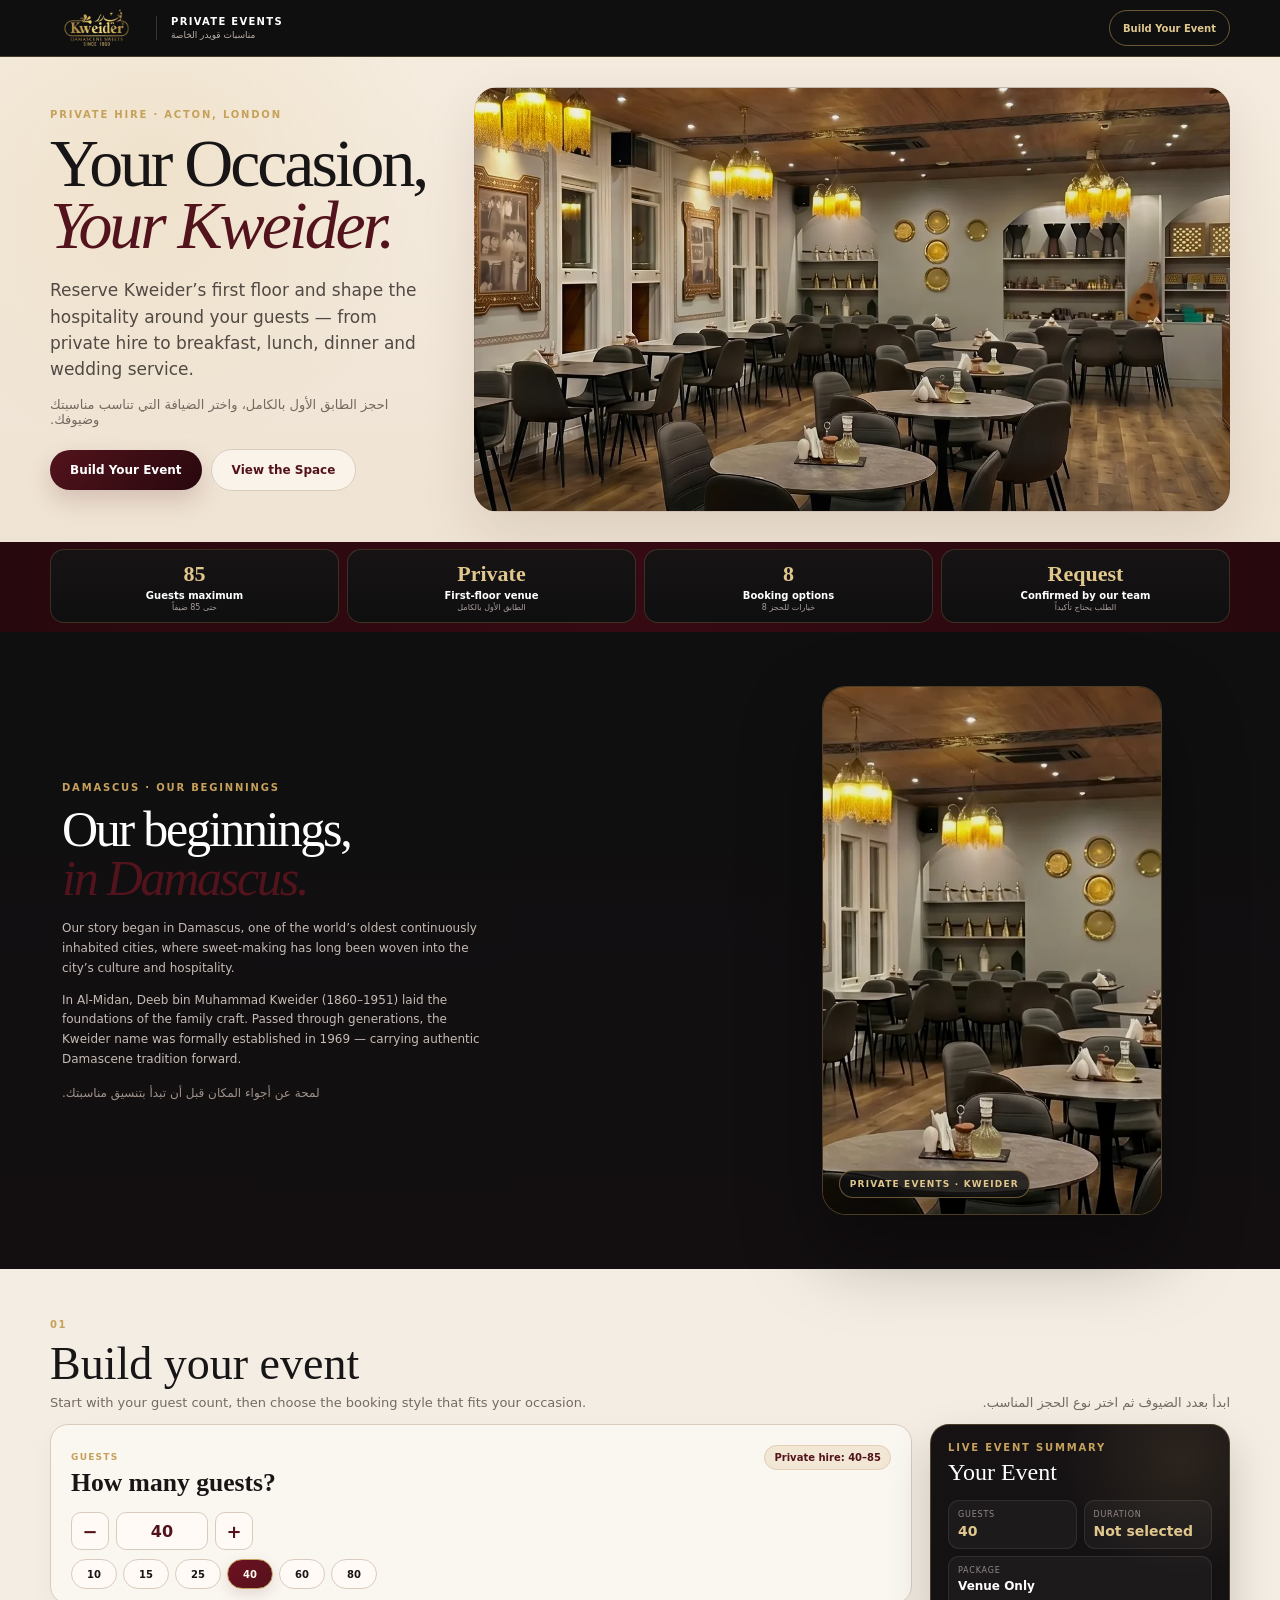
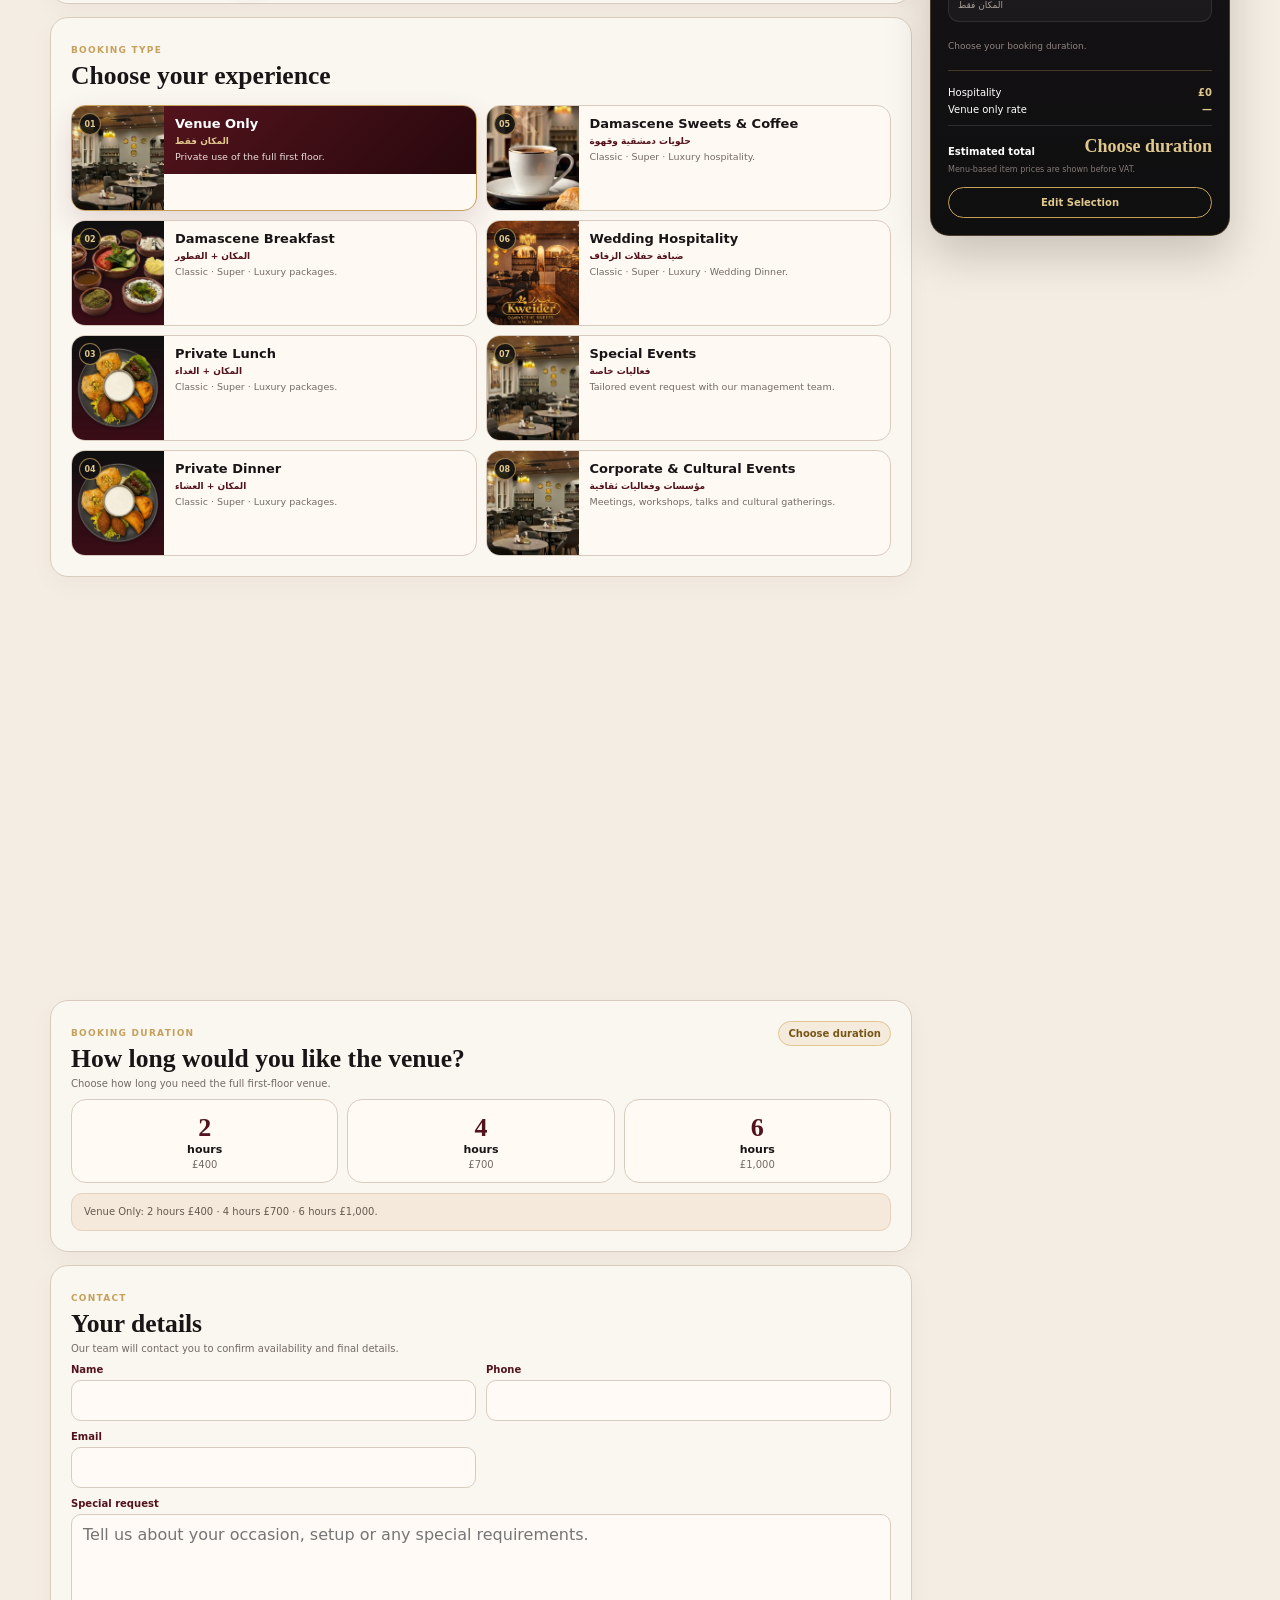
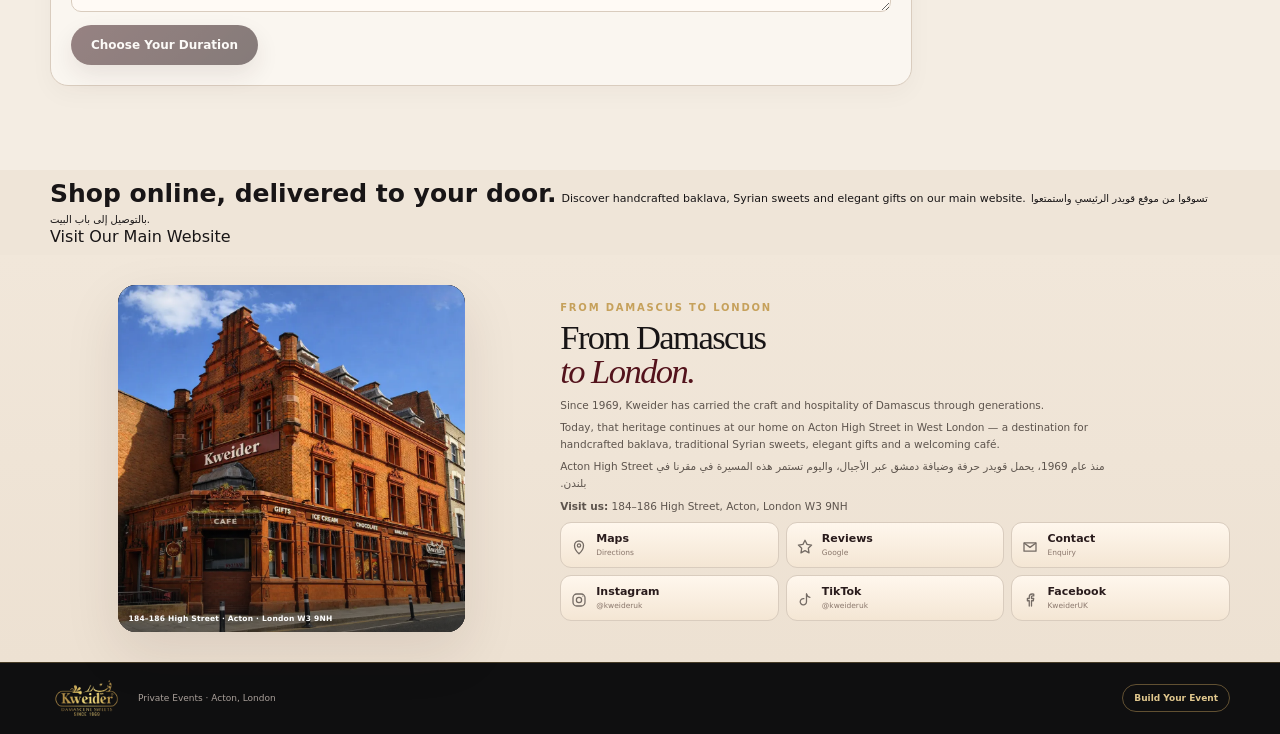
<file: index.html>
<!doctype html>
<html lang="en" dir="ltr">
<head>
  <meta charset="utf-8">
  <meta name="viewport" content="width=device-width,initial-scale=1,viewport-fit=cover">
  <title>Private Events at Kweider | Acton, London</title>
  <meta name="description" content="Request private hire of Kweider's first floor in Acton for up to 85 guests. Build breakfast, lunch, dinner, wedding hospitality or a tailored private event.">
  <link rel="preconnect" href="https://menu.kweidersweets.co.uk">
  <link rel="stylesheet" href="styles.css">
</head>
<body>
  <header class="topbar">
    <div class="topbar-inner wrap">
      <a class="brand-lockup" href="https://kweidersweets.co.uk" aria-label="Visit Kweider Sweets main website">
        <img src="images/kweider-logo-2026.png" alt="Kweider Damascene Sweets">
      </a>
      <div class="topbar-copy">
        <span>Private Events</span>
        <small>مناسبات قويدر الخاصة</small>
      </div>
      <a class="header-cta" href="#builder">Build Your Event</a>
    </div>
  </header>

  <main id="top">
    <section class="hero">
      <div class="wrap hero-grid">
        <div class="hero-copy cinematic-enter">
          <div class="eyebrow">PRIVATE HIRE · ACTON, LONDON</div>
          <h1>Your Occasion,<br><em>Your Kweider.</em></h1>
          <p class="lead">Reserve Kweider’s first floor and shape the hospitality around your guests — from private hire to breakfast, lunch, dinner and wedding service.</p>
          <p class="ar-line">احجز الطابق الأول بالكامل، واختر الضيافة التي تناسب مناسبتك وضيوفك.</p>
          <div class="hero-actions">
            <button class="primary-btn" data-scroll="#builder">Build Your Event</button>
            <button class="ghost-btn" data-scroll="#experience-film">View the Space</button>
          </div>
        </div>
        <div class="hero-image cinematic-enter delay-1" role="img" aria-label="Kweider first-floor private venue"></div>
      </div>
    </section>

    <section class="facts">
      <div class="wrap facts-grid">
        <article class="reveal"><strong>85</strong><span>Guests maximum</span><small>حتى 85 ضيفاً</small></article>
        <article class="reveal"><strong>Private</strong><span>First-floor venue</span><small>الطابق الأول بالكامل</small></article>
        <article class="reveal"><strong>8</strong><span>Booking options</span><small>8 خيارات للحجز</small></article>
        <article class="reveal"><strong>Request</strong><span>Confirmed by our team</span><small>الطلب يحتاج تأكيداً</small></article>
      </div>
    </section>

    <section class="experience-film reveal" id="experience-film">
      <div class="wrap film-grid">
        <div class="film-copy">
          <span class="section-kicker">DAMASCUS · OUR BEGINNINGS</span>
          <h2>Our beginnings,<br><em>in Damascus.</em></h2>
          <p>Our story began in Damascus, one of the world’s oldest continuously inhabited cities, where sweet-making has long been woven into the city’s culture and hospitality.</p>
          <p>In Al-Midan, Deeb bin Muhammad Kweider (1860–1951) laid the foundations of the family craft. Passed through generations, the Kweider name was formally established in 1969 — carrying authentic Damascene tradition forward.</p>
          <p class="film-ar">لمحة عن أجواء المكان قبل أن تبدأ بتنسيق مناسبتك.</p>
        </div>
        <div class="film-frame">
          <video autoplay muted loop playsinline preload="metadata" poster="images/venue-hero.webp">
            <source src="media/venue-preview.mp4" type="video/mp4">
          </video>
          <div class="film-badge">PRIVATE EVENTS · KWEIDER</div>
        </div>
      </div>
    </section>

    <section id="builder" class="builder-section">
      <div class="wrap">
        <div class="section-head reveal">
          <div>
            <span class="step-mark">01</span>
            <h2>Build your event</h2>
            <p>Start with your guest count, then choose the booking style that fits your occasion.</p>
          </div>
          <p class="section-ar">ابدأ بعدد الضيوف ثم اختر نوع الحجز المناسب.</p>
        </div>

        <div class="builder-layout">
          <div class="builder-main">

            <section class="panel guest-panel reveal">
              <div class="panel-title">
                <div><small>GUESTS</small><h3>How many guests?</h3></div>
                <span class="limit-pill">Private hire: 40–85</span>
              </div>

              <div class="guest-control">
                <button type="button" id="guestMinus" aria-label="Decrease guests">−</button>
                <input id="guestCount" type="text" value="40" inputmode="numeric" pattern="[0-9]*" lang="en" dir="ltr" autocomplete="off">
                <button type="button" id="guestPlus" aria-label="Increase guests">+</button>
              </div>

              <div class="quick-guests six compact-guest-chips" aria-label="Quick guest count">
                <button data-guests="10">10</button>
                <button data-guests="15">15</button>
                <button data-guests="25">25</button>
                <button data-guests="40">40</button>
                <button data-guests="60">60</button>
                <button data-guests="80">80</button>
              </div>

              <div class="table-booking-notice" id="tableBookingNotice" hidden aria-hidden="true">
                <div>
                  <strong>For fewer than 40 guests, table booking is the better option.</strong>
                  <span>لأقل من 40 ضيفاً، ننصح بحجز الطاولات بدل حجز الطابق بالكامل.</span>
                </div>
                <a href="https://kweidersweets.co.uk/pages/book-a-table" target="_blank" rel="noopener">Book a Table</a>
              </div>
            </section>

            <section class="panel reveal" id="packagePanel">
              <div class="panel-title">
                <div><small>BOOKING TYPE</small><h3>Choose your experience</h3></div>
              </div>

              <div class="package-grid eight package-grid-final" id="packageGrid">
                <button class="package-card area-venue is-selected" data-package="venue-only">
                  <img src="images/venue-only.webp" alt="">
                  <span class="package-number">01</span>
                  <div><strong>Venue Only</strong><small>المكان فقط</small><p>Private use of the full first floor.</p></div>
                </button>

                <button class="package-card area-breakfast" data-package="breakfast">
                  <img src="images/breakfast.webp" alt="">
                  <span class="package-number">02</span>
                  <div><strong>Damascene Breakfast</strong><small>المكان + الفطور</small><p>Classic · Super · Luxury packages.</p></div>
                </button>

                <button class="package-card area-lunch" data-package="lunch">
                  <img src="images/lunch.webp" alt="">
                  <span class="package-number">03</span>
                  <div><strong>Private Lunch</strong><small>المكان + الغداء</small><p>Classic · Super · Luxury packages.</p></div>
                </button>

                <button class="package-card area-dinner" data-package="dinner">
                  <img src="images/dinner.webp" alt="">
                  <span class="package-number">04</span>
                  <div><strong>Private Dinner</strong><small>المكان + العشاء</small><p>Classic · Super · Luxury packages.</p></div>
                </button>

                <button class="package-card area-sweets" data-package="sweets-coffee">
                  <img src="images/sweets-drinks.webp" alt="">
                  <span class="package-number">05</span>
                  <div><strong>Damascene Sweets & Coffee</strong><small>حلويات دمشقية وقهوة</small><p>Classic · Super · Luxury hospitality.</p></div>
                </button>

                <button class="package-card area-wedding" data-package="wedding">
                  <img src="images/wedding.webp" alt="">
                  <span class="package-number">06</span>
                  <div><strong>Wedding Hospitality</strong><small>ضيافة حفلات الزفاف</small><p>Classic · Super · Luxury · Wedding Dinner.</p></div>
                </button>

                <button class="package-card area-special" data-package="special-events">
                  <img src="images/venue-hero.webp" alt="">
                  <span class="package-number">07</span>
                  <div><strong>Special Events</strong><small>فعاليات خاصة</small><p>Tailored event request with our management team.</p></div>
                </button>

                <button class="package-card area-cultural" data-package="corporate-cultural">
                  <img src="images/special-events.webp" alt="">
                  <span class="package-number">08</span>
                  <div><strong>Corporate & Cultural Events</strong><small>مؤسسات وفعاليات ثقافية</small><p>Meetings, workshops, talks and cultural gatherings.</p></div>
                </button>
              </div>
            </section>

            <section class="panel selection-panel reveal" id="selectionPanel">
              <div class="panel-title">
                <div><small>PERSONALISE</small><h3 id="selectionTitle">Venue only</h3><p id="selectionIntro">Venue-only hire has a separate policy and rate.</p></div>
              </div>
              <div id="selectionContent" class="selection-content"></div>
            </section>

            <section class="panel schedule-panel reveal" id="schedule">
              <div class="panel-title">
                <div><small>PREFERRED DATE & TIME</small><h3>When would you like to visit?</h3><p>This is a request, not a confirmed booking.</p></div>
              </div>
              <div class="schedule-grid luxury-schedule-grid">
                <div class="field calendar-field">
                  <span>Preferred date</span>
                  <button type="button" class="calendar-trigger" id="calendarTrigger" aria-haspopup="dialog" aria-expanded="false">
                    <span class="calendar-trigger-icon" aria-hidden="true">▦</span>
                    <span id="calendarTriggerText">Choose a date</span>
                    <span class="calendar-trigger-caret" aria-hidden="true">⌄</span>
                  </button>
                  <div class="calendar-popover" id="calendarPopover" hidden>
                    <div class="calendar-header">
                      <button type="button" id="calendarPrev" aria-label="Previous month">‹</button>
                      <strong id="calendarMonthLabel">Month Year</strong>
                      <button type="button" id="calendarNext" aria-label="Next month">›</button>
                    </div>
                    <div class="calendar-weekdays" aria-hidden="true">
                      <span>Mon</span><span>Tue</span><span>Wed</span><span>Thu</span><span>Fri</span><span>Sat</span><span>Sun</span>
                    </div>
                    <div class="calendar-days" id="calendarDays" role="grid" aria-label="Choose preferred date"></div>
                    <div class="calendar-footer">
                      <span id="calendarSelectedText">No date selected</span>
                      <button type="button" id="calendarClear">Clear</button>
                    </div>
                  </div>
                </div>

                <label class="field time-field"><span>Preferred start time</span>
                  <select id="eventTime">
                    <option value="">Choose time</option>
                    <option>11:00</option><option>12:00</option><option>13:00</option><option>14:00</option>
                    <option>15:00</option><option>16:00</option><option>17:00</option><option>18:00</option>
                    <option>19:00</option><option>20:00</option><option>21:00</option><option>22:00</option>
                  </select>
                </label>
              </div>
              <p class="availability-message" id="availabilityMessage"></p>
            </section>

            <section class="panel reveal duration-choice-panel" id="durationPanel">
              <div class="panel-title duration-panel-title">
                <div>
                  <small>BOOKING DURATION</small>
                  <h3>How long would you like the venue?</h3>
                  <p id="durationIntro">Choose the duration yourself so your request is completely clear.</p>
                </div>
                <span class="recommend-pill duration-status-pill" id="recommendedDuration">Choose duration</span>
              </div>

              <div class="duration-grid three" role="group" aria-label="Choose booking duration">
                <button type="button" data-hours="2" class="duration-btn" aria-pressed="false"><strong>2</strong><span>hours</span><small>Included</small></button>
                <button type="button" data-hours="3" class="duration-btn" aria-pressed="false"><strong>3</strong><span>hours</span><small>+ £150</small></button>
                <button type="button" data-hours="4" class="duration-btn" aria-pressed="false"><strong>4</strong><span>hours</span><small>+ £250</small></button>
              </div>

              <div class="rate-note" id="durationNote">The first 2 hours are included. Extra time is added only when you choose it.</div>
            </section>

            <section class="panel contact-panel reveal" id="contact">
              <div class="panel-title">
                <div><small>CONTACT</small><h3>Your details</h3><p>Our team will contact you to confirm availability and final details.</p></div>
              </div>
              <div class="contact-grid">
                <label class="field"><span>Name</span><input id="contactName" autocomplete="name"></label>
                <label class="field"><span>Phone</span><input id="contactPhone" autocomplete="tel"></label>
                <label class="field"><span>Email</span><input id="contactEmail" type="email" autocomplete="email"></label>
                <label class="field full"><span>Special request</span><textarea id="contactNotes" rows="4" placeholder="Tell us about your occasion, setup or any special requirements."></textarea></label>
              </div>
              <button class="primary-btn submit-btn" id="submitRequest">Send Booking Request</button>
            </section>
          </div>

          <aside class="summary-card reveal" id="summaryCard">
            <div class="summary-kicker">LIVE EVENT SUMMARY</div>
            <h3>Your Event</h3>

            <div class="summary-top">
              <div><span>Guests</span><strong id="sumGuests">40</strong></div>
              <div id="sumDurationBlock"><span>Duration</span><strong id="sumDuration">2 hrs</strong></div>
            </div>

            <div class="summary-section">
              <span>Package</span>
              <strong id="sumPackage">Venue Only</strong>
              <small id="sumPackageAr">المكان فقط</small>
            </div>

            <div class="summary-lines" id="summaryLines"></div>

            <div class="summary-totals">
              <div><span>Hospitality</span><strong id="sumHospitality">£0</strong></div>
              <div id="extraTimeRow"><span>Extra time</span><strong id="sumExtraTime">Included</strong></div>
              <div id="venueFeeRow"><span>Venue only rate</span><strong>To confirm</strong></div>
              <div class="grand-total"><span>Estimated total</span><strong id="sumTotal">Venue rate to confirm</strong></div>
              <small id="sumTotalNote">Menu-based item prices are shown before VAT.</small>
            </div>

            <button class="summary-edit" data-scroll="#selectionPanel">Edit Selection</button>
          </aside>
        </div>
      </div>
    </section>

    <section class="shop-strip reveal">
      <div class="wrap shop-strip-inner">
        <div class="shop-strip-copy">
          <strong>Shop online, delivered to your door.</strong>
          <span>Discover handcrafted baklava, Syrian sweets and elegant gifts on our main website.</span>
          <small>تسوقوا من موقع قويدر الرئيسي واستمتعوا بالتوصيل إلى باب البيت.</small>
        </div>
        <a class="shop-strip-btn" href="https://kweidersweets.co.uk/" target="_blank" rel="noopener">Visit Our Main Website</a>
      </div>
    </section>

    <section class="visit-connect reveal">
      <div class="wrap visit-grid heritage-grid">
        <div class="visit-photo heritage-photo">
          <img src="images/kweider-acton-exterior-new.webp" alt="Kweider Sweets in Acton, London">
          <div class="visit-photo-label">184–186 High Street · Acton · London W3 9NH</div>
        </div>

        <div class="visit-copy heritage-copy">
          <span class="section-kicker">FROM DAMASCUS TO LONDON</span>
          <h2>From Damascus<br><em>to London.</em></h2>
          <p>Since 1969, Kweider has carried the craft and hospitality of Damascus through generations.</p>
          <p>Today, that heritage continues at our home on Acton High Street in West London — a destination for handcrafted baklava, traditional Syrian sweets, elegant gifts and a welcoming café.</p>
          <p class="visit-ar">منذ عام 1969، يحمل قويدر حرفة وضيافة دمشق عبر الأجيال، واليوم تستمر هذه المسيرة في مقرنا في Acton High Street بلندن.</p>
          <p class="heritage-address"><strong>Visit us:</strong> 184–186 High Street, Acton, London W3 9NH</p>

          <div class="connect-grid compact-connect">
            <a href="https://www.google.com/maps/search/?api=1&query=Kweider+Sweets+184-186+High+Street+Acton+London+W3+9NH" target="_blank" rel="noopener" aria-label="Open Kweider on Google Maps">
              <span class="connect-icon"><svg viewBox="0 0 24 24" aria-hidden="true"><path d="M12 21s6-5.2 6-11a6 6 0 1 0-12 0c0 5.8 6 11 6 11Z"/><circle cx="12" cy="10" r="2.2"/></svg></span><strong>Maps</strong><span class="connect-sub">Directions</span>
            </a>
            <a href="https://www.google.com/search?q=Kweider+Sweets+Acton+Google+Reviews" target="_blank" rel="noopener" aria-label="Read Kweider Google Reviews">
              <span class="connect-icon"><svg viewBox="0 0 24 24" aria-hidden="true"><path d="m12 3 2.7 5.5 6.1.9-4.4 4.3 1 6.1-5.4-2.9-5.4 2.9 1-6.1-4.4-4.3 6.1-.9L12 3Z"/></svg></span><strong>Reviews</strong><span class="connect-sub">Google</span>
            </a>
            <a href="#contact" aria-label="Contact Kweider">
              <span class="connect-icon"><svg viewBox="0 0 24 24" aria-hidden="true"><path d="M4 6.5h16v11H4z"/><path d="m4.5 7 7.5 5.5L19.5 7"/></svg></span><strong>Contact</strong><span class="connect-sub">Enquiry</span>
            </a>
            <a href="https://www.instagram.com/kweideruk" target="_blank" rel="noopener" aria-label="Kweider on Instagram">
              <span class="connect-icon"><svg viewBox="0 0 24 24" aria-hidden="true"><rect x="4" y="4" width="16" height="16" rx="5"/><circle cx="12" cy="12" r="3.5"/><circle cx="17.2" cy="6.8" r=".8" class="fill"/></svg></span><strong>Instagram</strong><span class="connect-sub">@kweideruk</span>
            </a>
            <a href="https://www.tiktok.com/@kweideruk" target="_blank" rel="noopener" aria-label="Kweider on TikTok">
              <span class="connect-icon"><svg viewBox="0 0 24 24" aria-hidden="true"><path d="M14 4v10.2a4.2 4.2 0 1 1-3.5-4.1"/><path d="M14 4c.6 2.5 2.1 4 4.5 4.5"/></svg></span><strong>TikTok</strong><span class="connect-sub">@kweideruk</span>
            </a>
            <a href="https://www.facebook.com/KweiderUK" target="_blank" rel="noopener" aria-label="Kweider on Facebook">
              <span class="connect-icon"><svg viewBox="0 0 24 24" aria-hidden="true"><path d="M14 20v-7h2.5l.4-3H14V8.1c0-.9.3-1.6 1.6-1.6H17V4.1c-.5-.1-1.3-.1-2.2-.1-2.2 0-3.8 1.4-3.8 3.9V10H8.5v3H11v7"/></svg></span><strong>Facebook</strong><span class="connect-sub">KweiderUK</span>
            </a>
          </div>
        </div>
      </div>
    </section>
  </main>

  <footer class="site-footer">
    <div class="wrap footer-inner">
      <img src="images/kweider-logo-2026.png" alt="Kweider">
      <p>Private Events · Acton, London</p>
      <a href="#builder">Build Your Event</a>
    </div>
  </footer>

  <div class="mobile-summary">
    <div><small id="mobileGuests">40 guests</small><strong id="mobileTotal">Venue rate to confirm</strong></div>
    <button id="openMobileSummary">View Summary</button>
  </div>

  <div class="drawer-backdrop" id="drawerBackdrop"></div>
  <aside class="mobile-drawer" id="mobileDrawer" aria-hidden="true">
    <div class="drawer-handle"></div>
    <button class="drawer-close" id="closeMobileSummary">×</button>
    <div id="mobileSummaryContent"></div>
  </aside>

  <div class="toast" id="toast"></div>

  <script src="availability.js"></script>
  <script src="script.js"></script>
</body>
</html>
</file>
<file: styles.css>
:root{
  --cream:#F4EDE3;
  --ivory:#FAF6F0;
  --ivory2:#F8F1E8;
  --wine:#53131C;
  --wine2:#3A0D16;
  --wine3:#27080D;
  --black:#0F0F10;
  --gold:#C6A15B;
  --gold2:#E0C78D;
  --ink:#181516;
  --muted:#746B64;
  --line:#D9CCBE;
  --shadow:0 20px 55px rgba(45,15,18,.10);
}
*{box-sizing:border-box}
html{scroll-behavior:smooth;background:var(--wine3)}
body{
  margin:0;font-family:Inter,ui-sans-serif,system-ui,-apple-system,BlinkMacSystemFont,"Segoe UI",Arial,sans-serif;
  color:var(--ink);background:var(--cream);-webkit-font-smoothing:antialiased
}
button,input,select,textarea{font:inherit}
button{cursor:pointer}
img{display:block;max-width:100%}
a{color:inherit;text-decoration:none}
.wrap{width:min(1240px,calc(100% - 34px));margin:auto}

/* Thin luxury header */
.topbar{
  position:sticky;top:0;z-index:50;background:rgba(15,15,16,.985);
  border-bottom:1px solid rgba(198,161,91,.35);backdrop-filter:blur(14px)
}
.topbar-inner{height:54px;display:flex;align-items:center;gap:14px}
.brand-lockup{height:42px;display:flex;align-items:center}
.brand-lockup img{width:92px;height:42px;object-fit:contain}
.topbar-copy{
  border-left:1px solid rgba(255,255,255,.16);padding-left:14px;
  display:flex;flex-direction:column;line-height:1.1;color:#fff
}
.topbar-copy span{font-size:10px;font-weight:800;letter-spacing:.13em;text-transform:uppercase}
.topbar-copy small{font-size:9px;color:#b9aea7;margin-top:4px}
.header-cta{
  margin-left:auto;border:1px solid rgba(198,161,91,.5);color:var(--gold2);
  border-radius:999px;padding:8px 13px;font-size:10px;font-weight:900;
  transition:.25s ease
}
.header-cta:hover{background:var(--gold);color:var(--wine3);transform:translateY(-1px)}

.hero{
  overflow:hidden;padding:42px 0 40px;
  background:
    radial-gradient(circle at 12% 8%,rgba(198,161,91,.12),transparent 24%),
    linear-gradient(180deg,#F6EFE5 0%,var(--cream) 100%)
}
.hero-grid{display:grid;grid-template-columns:.68fr 1.32fr;gap:34px;align-items:stretch}
.hero-copy{padding:38px 0;display:flex;flex-direction:column;justify-content:center}
.eyebrow,.section-kicker,.summary-kicker{
  font-size:10px;letter-spacing:.18em;font-weight:900;color:var(--gold);text-transform:uppercase
}
.hero h1,.film-copy h2,.visit-copy h2{
  font-family:Georgia,"Times New Roman",serif;font-weight:500;letter-spacing:-.045em
}
.hero h1{font-size:clamp(48px,5vw,78px);line-height:.97;margin:13px 0 20px}
.hero h1 em,.film-copy h2 em,.visit-copy h2 em{color:var(--wine);font-style:italic}
.lead{font-size:16px;line-height:1.72;max-width:545px;color:#514943;margin:0}
.ar-line,.film-ar,.visit-ar{direction:rtl;text-align:left;font-size:13px;color:#746960;margin:14px 0 22px}
.hero-actions{display:flex;gap:9px;align-items:center}
.primary-btn,.ghost-btn{
  width:max-content;border-radius:999px;padding:13px 20px;font-size:12px;font-weight:900;transition:.25s ease
}
.primary-btn{
  border:0;background:linear-gradient(135deg,var(--wine),var(--wine3));color:#fff;
  box-shadow:0 10px 24px rgba(83,19,28,.18)
}
.ghost-btn{border:1px solid var(--line);background:rgba(255,250,245,.65);color:var(--wine)}
.primary-btn:hover,.ghost-btn:hover{transform:translateY(-2px)}
.hero-image{
  min-height:510px;border-radius:25px;border:1px solid rgba(83,19,28,.12);
  background:
    linear-gradient(0deg,rgba(15,15,16,.14),rgba(83,19,28,.02)),
    url("images/venue-hero.webp") center/104% no-repeat;
  box-shadow:var(--shadow);
  animation:heroDrift 18s ease-in-out infinite alternate
}
@keyframes heroDrift{
  0%{background-size:104%;background-position:50% 50%}
  100%{background-size:111%;background-position:52% 48%}
}

/* Slim dark facts strip */
.facts{background:linear-gradient(90deg,var(--wine3),#360A13,var(--wine3));padding:8px 0}
.facts-grid{display:grid;grid-template-columns:repeat(4,1fr);gap:8px}
.facts article{
  min-height:78px;background:linear-gradient(180deg,#171315,var(--black));color:#fff;
  border:1px solid rgba(198,161,91,.22);border-radius:14px;
  display:flex;flex-direction:column;justify-content:center;align-items:center;text-align:center;padding:9px 12px
}
.facts strong{font-family:Georgia,serif;color:var(--gold2);font-size:20px}
.facts span{font-size:10px;font-weight:900;margin-top:3px}
.facts small{font-size:9px;color:#aaa09a;margin-top:2px}

/* Film section */
.experience-film{padding:68px 0;background:linear-gradient(180deg,var(--black),#130F11)}
.film-grid{display:grid;grid-template-columns:.8fr 1.2fr;gap:48px;align-items:center}
.film-copy{color:#fff;padding-left:12px}
.film-copy h2{font-size:55px;line-height:1;margin:10px 0 16px}
.film-copy p{max-width:430px;line-height:1.7;color:#c6bbb5;font-size:14px}
.film-copy .film-ar{color:#9e918a}
.film-note{
  margin-top:20px;padding:10px 12px;border-left:2px solid var(--gold);color:#867b75;
  font-size:10px;max-width:430px
}
.film-frame{
  position:relative;max-width:650px;justify-self:end;width:100%;height:540px;overflow:hidden;
  border-radius:24px;border:1px solid rgba(198,161,91,.35);background:#090909;
  box-shadow:0 34px 80px rgba(0,0,0,.35)
}
.film-frame video{
  width:100%;height:100%;object-fit:cover;object-position:center 45%;
  transform:scale(1.015);filter:saturate(.94) contrast(1.03)
}
.film-frame:after{
  content:"";position:absolute;inset:0;pointer-events:none;
  background:linear-gradient(180deg,rgba(0,0,0,.02),rgba(0,0,0,.12))
}
.film-badge{
  position:absolute;z-index:2;left:16px;bottom:16px;padding:8px 10px;border-radius:999px;
  background:rgba(15,15,16,.78);border:1px solid rgba(198,161,91,.5);
  color:var(--gold2);font-size:9px;font-weight:900;letter-spacing:.13em
}

/* Builder */
.builder-section{padding:46px 0 100px;background:var(--cream)}
.section-head{display:flex;justify-content:space-between;align-items:flex-end;gap:20px;margin-bottom:18px}
.step-mark{font-size:10px;color:var(--gold);font-weight:900;letter-spacing:.16em}
.section-head h2{font-family:Georgia,serif;font-size:38px;margin:5px 0 5px;font-weight:500}
.section-head p{margin:0;color:var(--muted);font-size:13px}
.section-ar{direction:rtl;text-align:right;max-width:320px}

.builder-layout{display:grid;grid-template-columns:minmax(0,1fr) 300px;gap:17px;align-items:start}
.builder-main{display:flex;flex-direction:column;gap:13px}
.panel{
  background:var(--ivory);border:1px solid var(--line);border-radius:19px;padding:18px;
  box-shadow:0 8px 24px rgba(50,20,18,.035)
}
.panel-title{display:flex;align-items:flex-start;justify-content:space-between;gap:14px;margin-bottom:14px}
.panel-title small{font-size:9px;font-weight:900;letter-spacing:.14em;color:var(--gold)}
.panel-title h3{font-family:Georgia,serif;font-size:22px;font-weight:600;margin:4px 0}
.panel-title p{font-size:12px;color:var(--muted);margin:0}
.limit-pill,.recommend-pill{
  background:#F2E6D4;color:var(--wine);border:1px solid #E2CFB4;border-radius:999px;
  padding:6px 9px;font-size:10px;font-weight:900;white-space:nowrap
}
.recommend-pill{background:#F5EBDD;color:#785616;border-color:#E1C78C}

.guest-control{display:grid;grid-template-columns:44px 96px 44px;gap:7px;align-items:center}
.guest-control button{
  height:42px;border:1px solid var(--line);background:#fffaf5;border-radius:11px;
  color:var(--wine);font-size:20px;font-weight:800
}
.guest-control input{
  height:42px;border:1px solid var(--line);border-radius:11px;background:#fffaf5;
  text-align:center;font-weight:900;font-size:17px;color:var(--wine)
}
.quick-guests{display:grid;gap:7px;margin-top:10px}
.quick-guests.five{grid-template-columns:repeat(5,1fr)}
.quick-guests button{
  min-height:38px;border:1px solid var(--line);background:#fffaf5;border-radius:11px;
  color:var(--ink);font-size:11px;font-weight:900;transition:.2s
}
.quick-guests button:hover{border-color:var(--gold);transform:translateY(-1px)}
.table-booking-notice{
  margin-top:11px;border:1px solid rgba(83,19,28,.25);background:#F8EAEC;border-radius:13px;
  padding:12px;display:flex;align-items:center;justify-content:space-between;gap:14px
}
.table-booking-notice div{display:flex;flex-direction:column;gap:3px}
.table-booking-notice strong{font-size:12px;color:var(--wine)}
.table-booking-notice span{font-size:11px;color:#75645f}
.table-booking-notice a{
  flex:0 0 auto;border-radius:999px;background:var(--wine);color:#fff;padding:9px 12px;
  font-size:10px;font-weight:900
}
#packagePanel.is-ineligible .package-grid{opacity:.42;filter:grayscale(.25);pointer-events:none}

.package-grid.eight{display:grid;grid-template-columns:repeat(2,minmax(0,1fr));gap:9px}
.package-card{
  border:1px solid var(--line);border-radius:15px;background:#FFF9F4;padding:0;overflow:hidden;text-align:left;
  display:grid;grid-template-columns:100px 1fr;min-height:116px;position:relative;color:var(--ink);
  transition:.25s ease
}
.package-card img{width:100px;height:100%;object-fit:cover}
.package-card>div{padding:13px 12px}
.package-card strong{display:block;font-size:13px;line-height:1.3}
.package-card small{display:block;color:var(--wine);font-size:10px;font-weight:800;margin-top:3px}
.package-card p{font-size:10px;line-height:1.42;color:var(--muted);margin:6px 0 0}
.package-number{
  position:absolute;top:7px;left:7px;width:22px;height:22px;border-radius:50%;
  display:grid;place-items:center;background:rgba(15,15,16,.88);border:1px solid rgba(198,161,91,.7);
  color:var(--gold2);font-size:8px;font-weight:900
}
.package-card:hover{border-color:rgba(198,161,91,.78);transform:translateY(-2px);box-shadow:0 12px 26px rgba(50,18,18,.07)}
.package-card.is-selected{border-color:var(--gold);box-shadow:0 12px 30px rgba(83,19,28,.13)}
.package-card.is-selected>div{background:linear-gradient(135deg,var(--wine),var(--wine3));color:#fff}
.package-card.is-selected small{color:var(--gold2)}
.package-card.is-selected p{color:#e7dcd7}

.duration-grid.three{display:grid;grid-template-columns:repeat(3,1fr);gap:9px}
.duration-btn{
  min-height:84px;border:1px solid var(--line);background:#fffaf5;border-radius:15px;
  display:flex;flex-direction:column;align-items:center;justify-content:center;color:var(--ink);transition:.22s
}
.duration-btn strong{font-family:Georgia,serif;font-size:26px;color:var(--wine)}
.duration-btn span{font-size:11px;font-weight:900}
.duration-btn small{font-size:10px;color:var(--muted);margin-top:3px}
.duration-btn.is-selected{
  background:linear-gradient(135deg,var(--wine),var(--wine3));border-color:var(--gold);color:#fff
}
.duration-btn.is-selected strong,.duration-btn.is-selected small{color:var(--gold2)}
.duration-btn.is-recommended:not(.is-selected){box-shadow:0 0 0 2px rgba(198,161,91,.22) inset;border-color:var(--gold)}
.rate-note{
  margin-top:10px;padding:10px 12px;border-radius:11px;background:#F4E9DA;border:1px solid #E5D3BC;
  color:#675a50;font-size:10px;line-height:1.55
}

.selection-content{display:flex;flex-direction:column;gap:11px}
.empty-selection{
  padding:24px 16px;border:1px dashed #d6c7b7;border-radius:15px;text-align:center;
  color:var(--muted);font-size:12px;background:#fffaf5
}
.policy-box{
  display:grid;grid-template-columns:1fr auto;gap:14px;align-items:center;padding:16px;
  border-radius:15px;background:linear-gradient(135deg,#171315,var(--black));color:#fff;
  border:1px solid rgba(198,161,91,.28)
}
.policy-box strong{display:block;color:var(--gold2);font-family:Georgia,serif;font-size:18px}
.policy-box span{display:block;color:#b8ada7;font-size:11px;margin-top:5px}
.policy-box small{color:#7e746f;font-size:10px}

details.product-group{border:1px solid var(--line);border-radius:15px;background:#fffaf5;overflow:hidden}
details.product-group summary{
  list-style:none;display:flex;align-items:center;justify-content:space-between;gap:10px;
  padding:13px 14px;font-weight:900;font-size:13px;color:var(--wine);cursor:pointer
}
details.product-group summary::-webkit-details-marker{display:none}
details.product-group summary:after{content:"+";font-size:18px;color:var(--gold)}
details.product-group[open] summary:after{content:"−"}
.group-sub{font-size:10px;color:var(--muted);font-weight:600}
.product-grid{display:grid;grid-template-columns:repeat(2,minmax(0,1fr));gap:8px;padding:0 9px 9px}
.product-card{
  position:relative;border:1px solid var(--line);border-radius:13px;background:var(--ivory);padding:9px;
  display:grid;grid-template-columns:68px minmax(0,1fr);gap:9px;min-height:106px
}
.product-card.is-active{border-color:var(--wine);background:#F8ECEE}
.product-thumb{width:68px;height:68px;border-radius:10px;object-fit:contain;background:#161214;padding:4px}
.product-name{font-size:12px;font-weight:900;line-height:1.3}
.product-ar{font-size:10px;color:var(--muted);margin-top:2px;white-space:nowrap;overflow:hidden;text-overflow:ellipsis}
.product-price{font-size:11px;color:var(--wine);font-weight:900;margin-top:6px}
.product-actions{display:flex;align-items:center;gap:5px;margin-top:7px;flex-wrap:wrap}
.add-toggle{width:25px;height:25px;border-radius:7px;border:1px solid var(--line);background:#fff;color:var(--wine);font-size:13px;font-weight:900}
.product-card.is-active .add-toggle{background:var(--wine);color:#fff;border-color:var(--wine)}
.qty-control{display:none;grid-template-columns:23px 32px 23px;gap:3px;align-items:center}
.product-card.is-active .qty-control{display:grid}
.qty-control button{height:23px;border:1px solid var(--line);background:#fff;border-radius:6px;color:var(--wine);font-weight:900}
.qty-control input{width:32px;height:23px;border:1px solid var(--line);border-radius:6px;text-align:center;font-size:10px;font-weight:900}
.line-total{margin-left:auto;font-size:10px;font-weight:900;color:var(--wine)}
.flavour-select{display:none;width:100%;margin-top:6px;height:29px;border:1px solid var(--line);border-radius:7px;background:#fff;padding:0 7px;font-size:10px}
.product-card.is-active .flavour-select{display:block}

.complete-event{
  margin-top:3px;padding:14px;border-radius:15px;border:1px solid var(--line);
  background:linear-gradient(180deg,#F7EFE5,#F3E8DB)
}
.complete-event-head{display:flex;align-items:end;justify-content:space-between;gap:12px;margin-bottom:10px}
.complete-event-head strong{font-family:Georgia,serif;font-size:18px}
.complete-event-head span{font-size:10px;color:var(--muted)}
.addon-shortcuts{display:grid;grid-template-columns:1fr 1fr;gap:8px}
.addon-shortcuts button{
  min-height:45px;border:1px solid rgba(83,19,28,.18);background:#fffaf5;color:var(--wine);
  border-radius:11px;font-size:11px;font-weight:900
}
.addon-shortcuts button:hover{border-color:var(--gold)}
.addon-zone{margin-top:10px}

.wedding-builder{display:grid;grid-template-columns:1fr 1fr;gap:11px}
.wedding-box{border:1px solid var(--line);border-radius:15px;padding:14px;background:#fffaf5}
.wedding-box h4{font-family:Georgia,serif;font-size:18px;margin:0 0 7px}
.included-list{margin:0;padding-left:17px;color:var(--muted);font-size:11px;line-height:1.7}
.hospitality-options{display:grid;gap:7px}
.hospitality-option{
  border:1px solid var(--line);border-radius:11px;padding:9px;display:grid;
  grid-template-columns:45px 1fr auto;gap:8px;align-items:center;background:var(--ivory);cursor:pointer
}
.hospitality-option img{width:45px;height:45px;border-radius:8px;object-fit:contain;background:#171315;padding:2px}
.hospitality-option strong{font-size:11px;display:block}
.hospitality-option small{font-size:9px;color:var(--muted)}
.hospitality-option .pp{font-size:11px;font-weight:900;color:var(--wine)}
.hospitality-option.is-selected{border-color:var(--gold);background:#F8ECEE}
.juice-choice{margin-top:9px}
.juice-choice label{display:block;font-size:10px;font-weight:800;margin-bottom:4px}
.juice-choice select{width:100%;height:36px;border:1px solid var(--line);border-radius:9px;background:#fff;padding:0 9px}
.live-pp{
  margin-top:9px;border-radius:11px;background:linear-gradient(135deg,var(--wine),var(--wine3));color:#fff;padding:10px 12px;
  display:flex;justify-content:space-between;align-items:center
}
.live-pp span{font-size:10px;color:#e7dcd7}
.live-pp strong{font-family:Georgia,serif;color:var(--gold2);font-size:19px}

.special-request-box{
  padding:16px;border-radius:15px;border:1px solid rgba(198,161,91,.35);
  background:linear-gradient(135deg,#171315,var(--black));color:#fff
}
.special-request-box h4{font-family:Georgia,serif;color:var(--gold2);font-size:20px;margin:0 0 6px}
.special-request-box p{font-size:11px;color:#b8ada7;line-height:1.6;margin:0 0 10px}
.special-request-box button{border:1px solid var(--gold);background:transparent;color:var(--gold2);border-radius:999px;padding:9px 12px;font-size:10px;font-weight:900}

.schedule-grid,.contact-grid{display:grid;grid-template-columns:1fr 1fr;gap:10px}
.field{display:flex;flex-direction:column;gap:5px}
.field span{font-size:10px;font-weight:900;color:var(--wine)}
.field input,.field select,.field textarea{
  width:100%;border:1px solid var(--line);border-radius:10px;background:#fffaf5;padding:10px 11px;color:var(--ink);outline:none
}
.field input:focus,.field select:focus,.field textarea:focus{border-color:var(--gold);box-shadow:0 0 0 3px rgba(198,161,91,.1)}
.field.full{grid-column:1/-1}
.availability-message{font-size:10px;margin:9px 0 0;color:var(--wine);font-weight:700}
.submit-btn{margin-top:13px}
.submit-note{font-size:9px;color:var(--muted);margin:7px 0 0}

/* Summary */
.summary-card{
  position:sticky;top:70px;background:
  radial-gradient(circle at 84% 8%,rgba(198,161,91,.12),transparent 26%),
  linear-gradient(180deg,#171315,var(--black));
  color:#fff;border:1px solid rgba(198,161,91,.3);border-radius:19px;padding:17px;box-shadow:0 20px 45px rgba(0,0,0,.18)
}
.summary-card h3{font-family:Georgia,serif;font-size:24px;font-weight:500;margin:6px 0 14px}
.summary-top{display:grid;grid-template-columns:1fr 1fr;gap:7px}
.summary-top>div,.summary-section{border:1px solid rgba(255,255,255,.09);background:rgba(255,255,255,.035);border-radius:11px;padding:9px}
.summary-top span,.summary-section>span{display:block;font-size:8px;letter-spacing:.1em;text-transform:uppercase;color:#938986}
.summary-top strong{font-size:14px;color:var(--gold2);display:block;margin-top:4px}
.summary-section{margin-top:7px}
.summary-section strong{font-size:12px;display:block;margin-top:4px}
.summary-section small{color:#aaa09a;font-size:9px}
.summary-lines{display:flex;flex-direction:column;gap:5px;margin:12px 0}
.summary-line{display:grid;grid-template-columns:1fr auto;gap:7px;padding-bottom:5px;border-bottom:1px dashed rgba(255,255,255,.08)}
.summary-line span{font-size:9px;color:#d6cdca;line-height:1.4}
.summary-line strong{font-size:9px;color:var(--gold2)}
.summary-empty{font-size:9px;color:#8e8481;padding:7px 0}
.summary-totals{border-top:1px solid rgba(198,161,91,.28);padding-top:10px}
.summary-totals>div{display:flex;justify-content:space-between;gap:9px;font-size:10px;margin:6px 0}
.summary-totals>div strong{color:var(--gold2)}
.summary-totals .grand-total{margin-top:10px;padding-top:10px;border-top:1px solid rgba(255,255,255,.12);align-items:flex-end}
.summary-totals .grand-total span{font-weight:900}
.summary-totals .grand-total strong{font-family:Georgia,serif;font-size:18px;text-align:right}
.summary-totals small{display:block;color:#827976;font-size:8px;line-height:1.45;margin-top:7px}
.summary-edit{
  width:100%;margin-top:11px;border:1px solid var(--gold);border-radius:999px;
  background:transparent;color:var(--gold2);padding:9px;font-size:10px;font-weight:900
}

/* Visit & Connect */
.visit-connect{padding:76px 0;background:linear-gradient(180deg,#F1E7DA,#EDE1D2)}
.visit-grid{display:grid;grid-template-columns:.9fr 1.1fr;gap:44px;align-items:center}
.visit-photo{position:relative;overflow:hidden;border-radius:24px;box-shadow:var(--shadow);min-height:520px;background:#d7c4b0}
.visit-photo img{width:100%;height:100%;min-height:520px;object-fit:cover;object-position:center 55%;transition:transform 1.2s ease}
.visit-photo:hover img{transform:scale(1.025)}
.visit-photo:after{content:"";position:absolute;inset:0;background:linear-gradient(180deg,transparent 60%,rgba(15,15,16,.55))}
.visit-photo-label{
  position:absolute;z-index:2;left:16px;bottom:15px;color:#fff;font-size:10px;font-weight:900;letter-spacing:.08em
}
.visit-copy h2{font-size:50px;line-height:1;margin:9px 0 14px}
.visit-copy>p{font-size:14px;color:#5d544d;line-height:1.65;max-width:570px}
.connect-grid{display:grid;grid-template-columns:repeat(2,1fr);gap:9px;margin-top:20px}
.connect-grid a{
  min-height:78px;border:1px solid var(--line);border-radius:14px;background:rgba(250,246,240,.84);
  padding:13px;display:flex;flex-direction:column;justify-content:center;transition:.22s ease
}
.connect-grid a:hover{transform:translateY(-2px);border-color:var(--gold);box-shadow:0 10px 25px rgba(45,15,18,.07)}
.connect-grid strong{font-family:Georgia,serif;font-size:16px;color:var(--wine)}
.connect-grid span{font-size:10px;color:var(--muted);margin-top:3px}

/* Footer */
.site-footer{background:var(--black);border-top:1px solid rgba(198,161,91,.3);padding:24px 0}
.footer-inner{display:flex;align-items:center;gap:16px;color:#aaa09a}
.footer-inner img{width:100px;height:55px;object-fit:contain}
.footer-inner p{font-size:10px;margin:0}
.footer-inner a{margin-left:auto;border:1px solid rgba(198,161,91,.45);border-radius:999px;padding:8px 12px;color:var(--gold2);font-size:10px;font-weight:900}

/* Motion */
.cinematic-enter{animation:cinematicIn .9s cubic-bezier(.2,.7,.2,1) both}
.delay-1{animation-delay:.12s}
@keyframes cinematicIn{
  from{opacity:0;transform:translateY(16px);filter:blur(3px)}
  to{opacity:1;transform:none;filter:none}
}
.reveal{opacity:0;transform:translateY(18px);transition:opacity .75s ease,transform .75s cubic-bezier(.2,.7,.2,1)}
.reveal.is-visible{opacity:1;transform:none}

.mobile-summary,.mobile-drawer,.drawer-backdrop{display:none}
.toast{
  position:fixed;left:50%;bottom:28px;transform:translate(-50%,20px);opacity:0;pointer-events:none;
  background:var(--black);color:#fff;border:1px solid var(--gold);border-radius:999px;
  padding:10px 16px;font-size:12px;z-index:1000;transition:.25s
}
.toast.show{opacity:1;transform:translate(-50%,0)}

@media(max-width:950px){
  .hero{padding:28px 0 30px}
  .hero-grid{grid-template-columns:1fr}
  .hero-copy{padding:8px 0 0}
  .hero h1{font-size:48px}
  .hero-image{min-height:390px;order:-1;background-size:cover;animation:none}
  .facts-grid{grid-template-columns:repeat(2,1fr)}
  .film-grid{grid-template-columns:1fr;gap:24px}
  .film-frame{justify-self:stretch;max-width:none;height:520px}
  .builder-layout{grid-template-columns:1fr}
  .summary-card{display:none}
  .package-grid.eight{grid-template-columns:repeat(2,minmax(0,1fr))}
  .section-head{align-items:flex-start;flex-direction:column}
  .section-ar{text-align:left}
  .visit-grid{grid-template-columns:1fr}
  .visit-photo{min-height:440px}
  .visit-photo img{min-height:440px}
  .mobile-summary{
    display:flex;position:fixed;z-index:100;left:10px;right:10px;bottom:max(10px,env(safe-area-inset-bottom));
    background:linear-gradient(135deg,var(--wine),var(--wine3));color:#fff;border:1px solid rgba(198,161,91,.55);
    border-radius:16px;padding:10px 12px;align-items:center;justify-content:space-between;box-shadow:0 14px 38px rgba(0,0,0,.28)
  }
  .mobile-summary div{display:flex;flex-direction:column}
  .mobile-summary small{font-size:11px;color:#dbcfc9}
  .mobile-summary strong{font-size:15px;color:var(--gold2)}
  .mobile-summary button{border:0;background:var(--gold);color:var(--wine3);border-radius:999px;padding:9px 12px;font-size:11px;font-weight:900}
  .drawer-backdrop{position:fixed;inset:0;background:rgba(0,0,0,.55);z-index:200}
  .drawer-backdrop.open{display:block}
  .mobile-drawer{
    display:block;position:fixed;z-index:201;left:0;right:0;bottom:0;max-height:82vh;overflow:auto;
    background:linear-gradient(180deg,#171315,var(--black));color:#fff;border-radius:22px 22px 0 0;
    border-top:1px solid var(--gold);padding:14px 18px 28px;transform:translateY(110%);transition:.28s ease
  }
  .mobile-drawer.open{transform:translateY(0)}
  .drawer-handle{width:42px;height:4px;border-radius:99px;background:#6e6461;margin:0 auto 14px}
  .drawer-close{position:absolute;top:12px;right:14px;border:0;background:transparent;color:var(--gold2);font-size:26px}
  .mobile-drawer .summary-card{display:block;position:static;box-shadow:none;border:0;background:transparent;padding:0}
}

@media(max-width:620px){
  .wrap{width:min(100% - 20px,1240px)}
  .topbar-inner{height:50px}
  .brand-lockup img{width:78px;height:38px}
  .topbar-copy span{font-size:9px}
  .topbar-copy small{font-size:8px}
  .header-cta{display:none}

  .hero-grid{gap:12px}
  .hero-image{min-height:285px;border-radius:18px}
  .hero h1{font-size:39px}
  .lead{font-size:16px;line-height:1.55}
  .ar-line{font-size:14px}
  .hero-actions{flex-wrap:wrap}
  .primary-btn,.ghost-btn{font-size:14px;padding:12px 17px}

  .facts{padding:7px 0}
  .facts-grid{gap:7px}
  .facts article{min-height:72px;border-radius:12px;padding:7px}
  .facts strong{font-size:19px}
  .facts span{font-size:11px}
  .facts small{font-size:10px}

  .experience-film{padding:46px 0}
  .film-copy h2{font-size:39px}
  .film-copy p{font-size:14px}
  .film-frame{height:430px;border-radius:18px}

  .builder-section{padding-top:30px}
  .section-head h2{font-size:32px}
  .section-head p{font-size:15px;line-height:1.5}
  .panel{padding:15px;border-radius:17px}
  .panel-title h3{font-size:22px}
  .panel-title p{font-size:14px;line-height:1.45}
  .panel-title small{font-size:11px}
  .limit-pill,.recommend-pill{font-size:10px}

  .guest-control{grid-template-columns:44px 90px 44px}
  .quick-guests.five{grid-template-columns:repeat(5,1fr)}
  .quick-guests button{font-size:12px;padding:0}
  .table-booking-notice{align-items:flex-start;flex-direction:column}
  .table-booking-notice strong{font-size:14px}
  .table-booking-notice span{font-size:13px}

  .package-grid.eight{gap:7px}
  .package-card{grid-template-columns:1fr;border-radius:13px;min-height:0}
  .package-card img{width:100%;height:100px}
  .package-card>div{padding:10px}
  .package-card strong{font-size:14px}
  .package-card small{font-size:12px}
  .package-card p{display:none}

  .duration-grid.three{gap:7px}
  .duration-btn{min-height:82px}
  .duration-btn strong{font-size:26px}
  .duration-btn span,.duration-btn small{font-size:12px}
  .rate-note{font-size:12px}

  details.product-group summary{font-size:15px;padding:13px}
  .group-sub{font-size:12px}
  .product-grid{grid-template-columns:repeat(2,minmax(0,1fr));gap:7px;padding:0 7px 7px}
  .product-card{grid-template-columns:1fr;gap:7px;padding:8px;min-height:0}
  .product-thumb{width:100%;height:92px}
  .product-name{font-size:14px}
  .product-ar{font-size:13px}
  .product-price{font-size:13px}
  .add-toggle{width:28px;height:28px}
  .qty-control{grid-template-columns:26px 38px 26px}
  .qty-control button,.qty-control input{height:28px}
  .qty-control input{width:38px}
  .line-total{width:100%;margin-left:0;font-size:12px}
  .flavour-select{font-size:12px;height:34px}

  .complete-event-head{align-items:flex-start;flex-direction:column}
  .complete-event-head strong{font-size:20px}
  .complete-event-head span{font-size:12px}
  .addon-shortcuts button{font-size:13px}

  .wedding-builder{grid-template-columns:1fr}
  .wedding-box h4{font-size:20px}
  .included-list{font-size:14px}
  .hospitality-option{grid-template-columns:52px 1fr auto}
  .hospitality-option img{width:52px;height:52px}
  .hospitality-option strong{font-size:14px}
  .hospitality-option small{font-size:12px}
  .hospitality-option .pp{font-size:14px}
  .juice-choice label{font-size:13px}

  .schedule-grid,.contact-grid{grid-template-columns:1fr}
  .field.full{grid-column:auto}
  .field span{font-size:13px}
  .field input,.field select,.field textarea{font-size:16px}
  .submit-note{font-size:12px}

  .visit-connect{padding:54px 0}
  .visit-photo{min-height:420px;border-radius:18px}
  .visit-photo img{min-height:420px}
  .visit-copy h2{font-size:39px}
  .visit-copy>p{font-size:14px}
  .connect-grid{grid-template-columns:1fr 1fr;gap:7px}
  .connect-grid a{min-height:72px;padding:11px}
  .connect-grid strong{font-size:15px}
  .connect-grid span{font-size:11px}

  .footer-inner{flex-wrap:wrap}
  .footer-inner img{width:84px;height:48px}
  .footer-inner a{margin-left:0}
}

@media(prefers-reduced-motion:reduce){
  html{scroll-behavior:auto}
  *,*:before,*:after{animation:none!important;transition:none!important}
  .reveal{opacity:1;transform:none}
}


/* === V13: direct venue-hour flow + luxury calendar picker === */
.luxury-schedule-grid{
  display:grid;
  grid-template-columns:minmax(0,1.35fr) minmax(220px,.65fr);
  gap:12px;
  align-items:start;
}
.calendar-field{position:relative}
.calendar-trigger{
  width:100%;
  min-height:46px;
  border:1px solid rgba(198,161,91,.44);
  border-radius:12px;
  background:linear-gradient(180deg,#fffaf4 0%,#f7ecdf 100%);
  color:#211816;
  display:grid;
  grid-template-columns:auto 1fr auto;
  align-items:center;
  gap:10px;
  padding:0 13px;
  text-align:left;
  box-shadow:0 5px 14px rgba(81,48,22,.05);
}
.calendar-trigger:hover,.calendar-trigger[aria-expanded="true"]{
  border-color:#c6a15b;
  box-shadow:0 0 0 3px rgba(198,161,91,.10);
}
.calendar-trigger-icon{color:#741224;font-size:18px;line-height:1}
.calendar-trigger-caret{color:#9a783d;font-size:16px}
#calendarTriggerText{font-size:13px;font-weight:800}
.calendar-popover{
  position:absolute;
  z-index:120;
  top:calc(100% + 8px);
  left:0;
  width:min(360px,calc(100vw - 36px));
  padding:13px;
  border:1px solid rgba(198,161,91,.45);
  border-radius:17px;
  background:linear-gradient(180deg,#fffaf4 0%,#f4e7d8 100%);
  box-shadow:0 22px 55px rgba(38,20,13,.22);
}
.calendar-popover[hidden]{display:none!important}
.calendar-header{
  display:grid;
  grid-template-columns:32px 1fr 32px;
  align-items:center;
  gap:7px;
  margin-bottom:10px;
}
.calendar-header strong{
  text-align:center;
  font-family:Georgia,"Times New Roman",serif;
  font-size:17px;
  color:#32191a;
}
.calendar-header button{
  width:32px;height:32px;border-radius:50%;border:1px solid #d9c7af;background:#fffaf4;
  color:#6e1020;font-size:20px;line-height:1;font-weight:700
}
.calendar-header button:disabled{opacity:.28;cursor:not-allowed}
.calendar-weekdays,.calendar-days{
  display:grid;
  grid-template-columns:repeat(7,1fr);
  gap:5px;
}
.calendar-weekdays{margin-bottom:5px}
.calendar-weekdays span{
  text-align:center;
  font-size:8px;
  font-weight:900;
  letter-spacing:.05em;
  color:#9a783d;
  text-transform:uppercase;
}
.calendar-blank{height:34px}
.calendar-day{
  height:34px;
  border:1px solid transparent;
  border-radius:9px;
  background:transparent;
  color:#251c19;
  font-size:11px;
  font-weight:800;
  transition:.18s ease;
}
.calendar-day:hover:not(:disabled){
  background:#efe1d0;
  border-color:#d7bd8a;
}
.calendar-day.is-today:not(.is-selected){border-color:#c6a15b;color:#6e1020}
.calendar-day.is-selected{
  background:linear-gradient(135deg,#741224,#4c0c16);
  border-color:#741224;
  color:#fff4e6;
  box-shadow:0 6px 14px rgba(83,19,28,.20);
}
.calendar-day:disabled{
  color:#c6b8ab;
  cursor:not-allowed;
  text-decoration:line-through;
  opacity:.55;
}
.calendar-footer{
  margin-top:10px;
  padding-top:9px;
  border-top:1px solid rgba(198,161,91,.24);
  display:flex;
  justify-content:space-between;
  align-items:center;
  gap:10px;
}
.calendar-footer span{font-size:9px;color:#75675f;line-height:1.35}
.calendar-footer button{
  border:0;background:transparent;color:#741224;font-size:9px;font-weight:900;padding:4px 0
}
.time-field select{min-height:46px}

@media(max-width:700px){
  .luxury-schedule-grid{grid-template-columns:1fr}
  .calendar-popover{width:100%;max-width:none;position:relative;top:7px}
}


/* === PACKAGE ARCHITECTURE V2 === */
.quick-guests.six{grid-template-columns:repeat(6,1fr)}
.tier-switch{
  display:grid;
  grid-template-columns:repeat(3,1fr);
  gap:9px;
  margin-bottom:12px
}
.tier-tab{
  position:relative;
  min-height:92px;
  padding:13px 12px;
  border:1px solid var(--line);
  border-radius:15px;
  background:#fff9f3;
  color:var(--ink);
  display:flex;
  flex-direction:column;
  align-items:flex-start;
  justify-content:center;
  text-align:left;
  transition:.22s ease
}
.tier-tab span{font-family:Georgia,serif;font-size:18px;font-weight:700}
.tier-tab strong{margin-top:5px;color:var(--wine);font-size:16px}
.tier-tab strong small{font-size:9px;font-family:Inter,system-ui,sans-serif}
.tier-tab em{
  position:absolute;top:8px;right:8px;
  font-style:normal;font-size:8px;font-weight:900;letter-spacing:.08em;
  color:#8a651e;background:#f4e4c7;border:1px solid #e1c48b;
  border-radius:999px;padding:4px 6px
}
.tier-tab.is-selected{
  background:linear-gradient(135deg,var(--wine),var(--wine3));
  color:#fff;border-color:var(--gold);
  box-shadow:0 12px 28px rgba(83,19,28,.16)
}
.tier-tab.is-selected strong{color:var(--gold2)}
.tier-tab.is-selected em{background:rgba(198,161,91,.16);color:var(--gold2);border-color:rgba(198,161,91,.5)}
.tier-empty-state{
  border:1px dashed #d2bfa8;border-radius:15px;padding:23px 16px;
  text-align:center;color:var(--muted);background:#fffaf5;font-size:12px
}
.package-detail-card,.choice-block{
  border:1px solid var(--line);
  border-radius:16px;
  background:#fffaf5;
  padding:14px;
  margin-top:10px
}
.package-detail-head,.choice-block-head{
  display:flex;justify-content:space-between;gap:14px;align-items:flex-start
}
.detail-kicker{
  display:block;font-size:8px;letter-spacing:.15em;font-weight:900;color:var(--gold);margin-bottom:4px
}
.package-detail-card h4,.choice-block h4{
  font-family:Georgia,serif;font-size:18px;margin:0;color:var(--ink)
}
.package-detail-card p,.choice-block p{
  margin:4px 0 0;font-size:10px;color:var(--muted);line-height:1.5
}
.base-total{text-align:right;flex:0 0 auto}
.base-total small{display:block;color:var(--muted);font-size:8px}
.base-total strong{display:block;color:var(--wine);font-family:Georgia,serif;font-size:18px;margin-top:3px}
.included-chips{
  display:flex;flex-wrap:wrap;gap:6px;margin-top:12px
}
.included-chips span{
  border:1px solid #e1d2c1;background:#f7eee4;border-radius:999px;
  padding:6px 8px;font-size:9px;color:#514943
}
.assignment-meter{
  min-width:100px;text-align:center;border:1px solid #e0c9bd;background:#f8ecee;
  color:var(--wine);border-radius:12px;padding:7px 9px
}
.assignment-meter strong{display:block;font-size:14px}
.assignment-meter span{display:block;font-size:8px;margin-top:2px}
.assignment-meter.is-complete{background:#eef5ec;border-color:#b8ceb2;color:#315b2f}
.choice-grid{display:grid;grid-template-columns:repeat(2,minmax(0,1fr));gap:8px;margin-top:11px}
.choice-item{
  border:1px solid var(--line);border-radius:13px;background:var(--ivory);
  padding:10px;display:flex;justify-content:space-between;gap:10px;align-items:center
}
.choice-item.is-active{border-color:var(--gold);background:#f8ecee}
.choice-item>div:first-child{min-width:0}
.choice-item strong{display:block;font-size:11px;line-height:1.25}
.choice-item small{display:block;font-size:9px;color:var(--muted);margin-top:2px}
.choice-item span{display:block;font-size:10px;font-weight:900;color:var(--wine);margin-top:5px}
.mini-qty{display:grid;grid-template-columns:24px 34px 24px;gap:3px;align-items:center;flex:0 0 auto}
.mini-qty button{height:26px;border:1px solid var(--line);background:#fff;border-radius:7px;color:var(--wine);font-weight:900}
.mini-qty input{width:34px;height:26px;border:1px solid var(--line);border-radius:7px;text-align:center;background:#fff;font-size:10px;font-weight:900}
.required-note{
  margin-top:9px;border-radius:10px;background:#f6e5e8;border:1px solid #dfbdc4;
  padding:9px 10px;color:var(--wine);font-size:10px;font-weight:800
}
.dessert-options{display:grid;grid-template-columns:repeat(2,minmax(0,1fr));gap:8px;margin-top:10px}
.dessert-option{
  min-height:62px;border:1px solid var(--line);border-radius:12px;background:var(--ivory);
  padding:10px;text-align:left;display:grid;grid-template-columns:1fr auto;gap:4px 10px
}
.dessert-option strong{font-size:11px}
.dessert-option span{font-size:9px;color:var(--muted);grid-column:1}
.dessert-option b{grid-column:2;grid-row:1/3;align-self:center;color:var(--wine);font-size:10px}
.dessert-option.is-selected{border-color:var(--gold);background:#f8ecee}
.simple-choice-row{display:grid;grid-template-columns:1fr 1fr;gap:8px;margin-top:10px}
.simple-choice-row button{
  min-height:40px;border:1px solid var(--line);border-radius:11px;background:#fffaf5;
  color:var(--wine);font-weight:900;font-size:10px
}
.simple-choice-row button.is-selected{background:var(--wine);color:#fff;border-color:var(--gold)}

@media(max-width:620px){
  .quick-guests.six{grid-template-columns:repeat(3,1fr)}
  .tier-switch{
    position:sticky;top:57px;z-index:20;
    grid-template-columns:repeat(3,1fr);gap:6px;
    padding:7px;background:rgba(244,237,227,.94);backdrop-filter:blur(12px);
    border:1px solid rgba(198,161,91,.2);border-radius:14px
  }
  .tier-tab{min-height:68px;padding:8px 7px;border-radius:11px}
  .tier-tab span{font-size:14px}
  .tier-tab strong{font-size:13px}
  .tier-tab em{display:none}
  .package-detail-head,.choice-block-head{flex-direction:column}
  .base-total{text-align:left}
  .included-chips{display:grid;grid-template-columns:1fr 1fr}
  .included-chips span{font-size:11px;border-radius:10px}
  .choice-grid{grid-template-columns:1fr}
  .choice-item strong{font-size:14px}
  .choice-item small{font-size:12px}
  .choice-item span{font-size:12px}
  .assignment-meter{width:100%;display:flex;justify-content:space-between;align-items:center}
  .assignment-meter strong{font-size:15px}
  .assignment-meter span{font-size:11px}
  .dessert-options{grid-template-columns:1fr}
  .dessert-option strong{font-size:14px}
  .dessert-option span{font-size:12px}
  .dessert-option b{font-size:13px}
}


/* === V3 validated selection & wedding dinner === */
.package-grid-final{
  display:grid;
  grid-template-columns:1fr 1fr;
  grid-template-areas:
    "venue sweets"
    "breakfast wedding"
    "lunch special"
    "dinner cultural";
}
.area-venue{grid-area:venue}
.area-breakfast{grid-area:breakfast}
.area-lunch{grid-area:lunch}
.area-dinner{grid-area:dinner}
.area-sweets{grid-area:sweets}
.area-wedding{grid-area:wedding}
.area-special{grid-area:special}
.area-cultural{grid-area:cultural}

.tier-switch.four{grid-template-columns:repeat(4,1fr)}

.mini-qty input{
  cursor:text;
  caret-color:var(--wine);
}
.mini-qty input:focus{
  outline:2px solid rgba(198,161,91,.45);
  outline-offset:1px;
  border-color:var(--gold);
}
.required-note{
  display:flex;
  flex-direction:column;
  gap:3px;
}
.required-note strong{font-size:11px}
.required-note span{font-size:10px;color:#7b5f59}
.coverage-summary{
  border-top:1px dashed rgba(198,161,91,.28);
  padding-top:7px;
  margin-top:4px
}
.coverage-summary.is-complete strong{color:#cfae69}
.event-pricing-note{
  margin-top:10px;
  border-left:2px solid var(--gold);
  background:#f7eee4;
  border-radius:0 10px 10px 0;
  padding:9px 11px;
  font-size:10px;
  color:var(--muted);
  line-height:1.55
}
.submit-btn:disabled,
.submit-btn.is-disabled{
  opacity:.52;
  cursor:not-allowed;
  filter:saturate(.55)
}

@media(max-width:620px){
  .package-grid-final{
    grid-template-columns:1fr;
    grid-template-areas:
      "venue"
      "breakfast"
      "lunch"
      "dinner"
      "sweets"
      "wedding"
      "special"
      "cultural";
  }
  .tier-switch.four{
    grid-template-columns:1fr 1fr;
  }
  .mini-qty{
    grid-template-columns:32px 56px 32px;
  }
  .mini-qty button{height:34px;font-size:15px}
  .mini-qty input{
    width:56px;
    height:34px;
    font-size:14px;
  }
}


/* === V6 MOBILE FIX — DEFINITIVE RESPONSIVE LAYER === */
/* Final responsive layer: fixes card content, heritage image, compact links,
   mobile drawer visibility and footer overlap without changing pricing logic. */

html{
  background:#efe5d8;
  overflow-x:hidden;
  scroll-padding-top:64px;
}
body{
  background:#efe5d8;
  color:var(--ink);
  overflow-x:hidden;
  min-width:320px;
  font-variant-numeric:lining-nums tabular-nums;
  font-feature-settings:"lnum" 1,"tnum" 1;
}
[hidden]{display:none!important}
button,a,input,select,textarea{-webkit-tap-highlight-color:transparent}
button:focus-visible,a:focus-visible,input:focus-visible,select:focus-visible,textarea:focus-visible{
  outline:2px solid var(--gold);
  outline-offset:2px;
}
.wrap{width:min(1180px,calc(100% - 32px))}

/* Header */
.topbar{background:rgba(11,11,12,.98);border-bottom:1px solid rgba(198,161,91,.30)}
.topbar-inner{height:56px}
.header-cta{min-height:36px;display:inline-flex;align-items:center}

/* Hero */
.hero{
  padding:clamp(18px,2.7vw,30px) 0;
  background:
    radial-gradient(circle at 12% 22%,rgba(212,173,92,.13),transparent 24%),
    linear-gradient(180deg,#f5ecdf,#efe3d3);
}
.hero-grid{gap:clamp(20px,3vw,34px);align-items:center}
.hero-copy{padding:4px 0}
.hero h1{font-size:clamp(42px,5.3vw,76px);line-height:.92}
.hero .lead{font-size:clamp(13px,1.35vw,17px);line-height:1.55}
.hero-image{
  min-height:0!important;
  aspect-ratio:16/9;
  border-radius:24px;
  overflow:hidden;
  background-position:center!important;
  background-size:cover!important;
}

/* Facts */
.facts{padding:7px 0 9px}
.facts-grid{gap:8px}
.facts article{min-height:74px;padding:10px}
.facts strong{font-size:22px}
.facts span{font-size:10px}
.facts small{font-size:8px}

/* Cinematic story */
.experience-film{padding:clamp(34px,5vw,54px) 0}
.film-grid{grid-template-columns:minmax(0,1fr) minmax(260px,.72fr);gap:clamp(22px,4vw,42px);align-items:center}
.film-copy{max-width:520px}
.film-copy h2{font-size:clamp(34px,4vw,50px);line-height:.98}
.film-copy p{font-size:12px;line-height:1.65}
.film-frame{
  width:min(100%,340px);
  aspect-ratio:9/14;
  height:auto!important;
  max-width:340px!important;
  justify-self:center;
  border-radius:24px;
  overflow:hidden;
}
.film-frame video{width:100%;height:100%;object-fit:cover}

/* Builder */
.builder-section{padding:clamp(28px,4vw,44px) 0 clamp(58px,7vw,84px)}
.section-head{margin-bottom:14px}
.section-head h2{font-size:clamp(30px,3.7vw,46px)}
.builder-layout{gap:18px;align-items:start}
.panel{padding:clamp(14px,2vw,20px);border-radius:18px}
.panel-title{margin-bottom:10px}
.panel-title h3{font-size:clamp(20px,2vw,27px)}
.panel-title p{font-size:10px}

/* Guest count */
.guest-panel{padding-bottom:14px}
.guest-control{
  display:grid;
  grid-template-columns:38px minmax(72px,92px) 38px;
  gap:7px;
  width:max-content;
}
.guest-control button{
  width:38px;height:38px;min-height:38px;border-radius:10px;font-size:18px
}
.guest-control input{
  height:38px;border-radius:10px;font-size:16px
}
.quick-guests.compact-guest-chips{
  display:flex!important;
  flex-wrap:wrap;
  gap:6px;
  margin-top:9px;
}
.quick-guests.compact-guest-chips button{
  flex:0 0 auto;
  min-width:46px;
  min-height:30px;
  padding:5px 12px;
  border-radius:999px;
  font-size:10px;
  background:#fffaf5;
}
.quick-guests.compact-guest-chips button.is-active{
  background:linear-gradient(135deg,#6f1021,#53131c);
  color:#fffaf0;
  border-color:var(--gold);
  box-shadow:0 5px 14px rgba(83,19,28,.13);
}
.table-booking-notice{
  margin-top:9px;padding:9px 10px;border-radius:12px;gap:10px
}
.table-booking-notice[hidden]{display:none!important}

/* Experience cards */
.package-grid-final{
  display:grid;
  grid-template-columns:1fr 1fr;
  grid-template-areas:
    "venue sweets"
    "breakfast wedding"
    "lunch special"
    "dinner cultural";
  gap:8px;
}
.area-venue{grid-area:venue}
.area-breakfast{grid-area:breakfast}
.area-lunch{grid-area:lunch}
.area-dinner{grid-area:dinner}
.area-sweets{grid-area:sweets}
.area-wedding{grid-area:wedding}
.area-special{grid-area:special}
.area-cultural{grid-area:cultural}

.package-card{
  width:100%;
  min-width:0;
  min-height:104px;
  grid-template-columns:92px minmax(0,1fr);
  border-radius:14px;
}
.package-card img{
  width:92px;
  height:100%;
  min-height:104px;
  object-fit:cover;
}
.package-card>div{
  min-width:0;
  padding:10px 11px;
}
.package-card strong{font-size:13px}
.package-card small{font-size:9px}
.package-card p{
  display:block!important;
  font-size:9.5px;
  line-height:1.35;
  margin-top:5px;
}

/* Tier & detail UI */
.tier-switch{gap:7px}
.tier-switch.four{grid-template-columns:repeat(4,1fr)}
.tier-tab{min-height:78px;padding:10px}
.tier-tab span{font-size:16px}
.package-detail-card,.choice-block{padding:12px;border-radius:14px}
.choice-grid{gap:7px}
.choice-item{padding:9px}
.mini-qty input{font-size:12px}

/* Summary */
.summary-card{top:70px}
.mobile-summary{padding-bottom:max(8px,env(safe-area-inset-bottom))}
.mobile-drawer .drawer-summary-card{
  display:block!important;
  position:static!important;
  opacity:1!important;
  transform:none!important;
  visibility:visible!important;
  box-shadow:none!important;
  border:0!important;
  background:transparent!important;
  padding:8px 2px 18px!important;
}
.mobile-drawer .drawer-summary-card .summary-kicker{color:var(--gold2)}
.mobile-drawer .drawer-summary-card h3{color:#fff}
.mobile-drawer .drawer-summary-card .summary-section,
.mobile-drawer .drawer-summary-card .summary-top>div{
  background:#211d20;
  border-color:rgba(198,161,91,.18);
}

/* Date/calendar */
.calendar-popover{max-width:calc(100vw - 28px)}

/* Shop strip */
.shop-strip-inner{min-height:64px;padding:9px 0}
.shop-strip-copy strong{font-size:clamp(19px,2.1vw,25px)}
.shop-strip-copy span{font-size:11px}
.shop-strip-copy small{font-size:10px}

/* Heritage — exact frame matching the 1:1 source image */
.visit-connect{padding:clamp(20px,3vw,30px) 0}
.heritage-grid{
  grid-template-columns:minmax(0,.72fr) minmax(0,1fr);
  gap:clamp(18px,3vw,28px);
  align-items:center;
}
.heritage-photo{
  width:min(72%,420px);
  aspect-ratio:1/1!important;
  height:auto!important;
  min-height:0!important;
  max-height:none!important;
  justify-self:center;
  border-radius:18px;
  overflow:hidden;
  background:#09090b;
}
.heritage-photo img{
  display:block;
  width:100%!important;
  height:100%!important;
  min-height:0!important;
  max-height:none!important;
  aspect-ratio:1/1;
  object-fit:contain!important;
  object-position:center center!important;
  background:#09090b;
}
.visit-photo-label{
  left:11px;bottom:9px;font-size:7.5px;letter-spacing:.03em
}
.heritage-copy h2{font-size:clamp(26px,2.7vw,35px);margin:5px 0 8px}
.heritage-copy>p,.heritage-copy .visit-ar{font-size:10.5px;line-height:1.58;margin:6px 0}
.heritage-address{font-size:10px;margin:7px 0 9px}

/* Compact useful links */
.connect-grid.compact-connect{
  display:grid;
  grid-template-columns:repeat(3,minmax(0,1fr));
  gap:7px;
  margin-top:8px;
}
.connect-grid.compact-connect a{
  min-width:0;
  min-height:46px;
  padding:7px 8px;
  border-radius:11px;
  display:grid;
  grid-template-columns:20px minmax(0,1fr);
  grid-template-rows:auto auto;
  column-gap:7px;
  align-items:center;
  background:linear-gradient(180deg,#fff7ed,#f4e6d4);
}
.connect-icon{
  grid-row:1/3;
  width:20px;height:20px;
  display:grid;place-items:center;color:#6d1423
}
.connect-icon svg{
  width:18px;height:18px;fill:none;stroke:currentColor;stroke-width:1.7;
  stroke-linecap:round;stroke-linejoin:round
}
.connect-icon svg .fill{fill:currentColor;stroke:none}
.connect-grid.compact-connect strong{
  font-family:Inter,system-ui,sans-serif;
  font-size:11px;
  line-height:1.05;
  color:#291b1c;
  white-space:nowrap;
}
.connect-grid.compact-connect .connect-sub{
  font-size:7.5px;margin:0;color:#8a776c;line-height:1.1
}

/* Footer */
.site-footer{padding:15px 0}
.footer-inner img{width:72px;height:auto}
.footer-inner p{font-size:9px}
.footer-inner a{font-size:9px;padding:8px 11px}

/* Tablet */
@media(max-width:1023px){
  .builder-layout{grid-template-columns:minmax(0,1fr)}
  .summary-card{display:none}
  .film-grid{grid-template-columns:1fr .62fr}
  .heritage-grid{grid-template-columns:minmax(0,.68fr) minmax(0,1fr)}
  .heritage-photo{width:min(78%,380px)}
}

/* Mobile */
@media(max-width:620px){
  .wrap{width:min(100% - 20px,560px)}
  .topbar-inner{height:52px}
  .brand img{width:78px}
  .header-cta{min-height:32px;padding:0 10px;font-size:9px}

  .hero{padding:14px 0 16px}
  .hero-grid{grid-template-columns:1fr;gap:14px}
  .hero h1{font-size:clamp(38px,12vw,54px)}
  .hero-image{aspect-ratio:16/9;border-radius:17px}

  .facts-grid{grid-template-columns:repeat(2,1fr)}
  .facts article{min-height:58px;padding:7px}
  .facts strong{font-size:18px}

  .experience-film{padding:28px 0}
  .film-grid{grid-template-columns:1fr;gap:16px}
  .film-copy h2{font-size:32px}
  .film-copy p{font-size:11px}
  .film-frame{width:min(68vw,255px);max-width:255px!important;aspect-ratio:9/14}

  .builder-section{padding:24px 0 72px}
  .section-head{margin-bottom:10px}
  .section-head h2{font-size:30px}
  .panel{padding:12px;border-radius:15px}
  .panel-title h3{font-size:20px}

  .guest-panel .panel-title{
    display:flex;flex-direction:row;justify-content:space-between;align-items:flex-start;gap:8px
  }
  .limit-pill{font-size:8px;padding:5px 7px}
  .guest-control{grid-template-columns:34px 68px 34px;gap:5px}
  .guest-control button{width:34px;height:34px;min-height:34px}
  .guest-control input{height:34px;font-size:15px}
  .quick-guests.compact-guest-chips{
    flex-wrap:nowrap;
    justify-content:space-between;
    gap:4px;
    width:100%;
  }
  .quick-guests.compact-guest-chips button{
    min-width:0;flex:1 1 0;min-height:28px;padding:4px 3px;font-size:9.5px
  }

  /* Horizontal compact experience cards: image + all text visible */
  .package-grid.eight.package-grid-final{
    grid-template-columns:1fr!important;
    grid-template-areas:
      "venue"
      "breakfast"
      "lunch"
      "dinner"
      "sweets"
      "wedding"
      "special"
      "cultural";
    gap:6px;
    width:100%;
  }
  .package-card{
    display:grid!important;
    grid-template-columns:86px minmax(0,1fr)!important;
    width:100%!important;
    min-height:92px!important;
    height:auto!important;
    border-radius:13px;
  }
  .package-card img{
    width:86px!important;
    height:100%!important;
    min-height:92px!important;
    object-fit:cover!important;
  }
  .package-card>div{
    display:flex;
    flex-direction:column;
    justify-content:center;
    min-width:0;
    padding:8px 10px!important;
  }
  .package-card strong{font-size:13px!important;line-height:1.18}
  .package-card small{font-size:10px!important;margin-top:3px}
  .package-card p{
    display:block!important;
    font-size:9px!important;
    line-height:1.3!important;
    margin:4px 0 0!important;
    color:var(--muted);
  }
  .package-card.is-selected p{color:#e7dcd7}

  .tier-switch{
    position:sticky;top:55px;z-index:20;gap:5px;padding:5px;border-radius:12px
  }
  .tier-switch.four{grid-template-columns:1fr 1fr}
  .tier-tab{min-height:58px;padding:7px}
  .tier-tab span{font-size:13px}
  .tier-tab strong{font-size:12px}
  .tier-tab em{display:none}

  .included-chips{grid-template-columns:1fr 1fr;gap:4px}
  .included-chips span{padding:6px;font-size:9.5px}
  .choice-grid{grid-template-columns:1fr}
  .choice-item{min-height:64px}
  .choice-item strong{font-size:12px}
  .choice-item small{font-size:10px}
  .choice-item span{font-size:10px}
  .mini-qty{grid-template-columns:30px 50px 30px}
  .mini-qty button{height:32px}
  .mini-qty input{width:50px;height:32px;font-size:13px}

  .shop-strip-inner{padding:9px 0;gap:8px}
  .shop-strip-copy strong{font-size:18px}
  .shop-strip-copy span{font-size:9.5px}
  .shop-strip-copy small{font-size:8.5px}
  .shop-strip-btn{min-height:35px;font-size:9px}

  /* Complete square image with frame exactly matching it */
  .visit-connect{padding:17px 0 19px}
  .heritage-grid{grid-template-columns:1fr;gap:11px}
  .heritage-photo{
    width:min(66vw,270px)!important;
    aspect-ratio:1/1!important;
    min-height:0!important;
    max-height:none!important;
    height:auto!important;
    border-radius:15px;
    justify-self:center;
  }
  .heritage-photo img{
    width:100%!important;
    height:100%!important;
    min-height:0!important;
    max-height:none!important;
    object-fit:contain!important;
  }
  .heritage-copy{max-width:none}
  .heritage-copy .section-kicker{font-size:8px}
  .heritage-copy h2{font-size:27px;margin:3px 0 7px}
  .heritage-copy>p,.heritage-copy .visit-ar{font-size:9.5px;line-height:1.5;margin:5px 0}
  .heritage-address{font-size:9px;margin:6px 0 8px}

  /* Smaller cards, but larger useful labels */
  .connect-grid.compact-connect{
    grid-template-columns:repeat(3,minmax(0,1fr));
    gap:5px;
  }
  .connect-grid.compact-connect a{
    min-height:42px!important;
    padding:6px!important;
    grid-template-columns:18px minmax(0,1fr)!important;
    grid-template-rows:1fr!important;
    column-gap:6px;
    border-radius:9px;
  }
  .connect-icon{grid-row:1;width:18px;height:18px}
  .connect-icon svg{width:16px;height:16px}
  .connect-grid.compact-connect strong{
    font-size:11px!important;
    line-height:1!important;
    white-space:normal;
  }
  .connect-grid.compact-connect .connect-sub{display:none!important}

  /* Give the footer enough internal clearance so the fixed summary cannot cover it */
  .site-footer{
    padding:11px 0 calc(68px + env(safe-area-inset-bottom))!important;
  }
  .footer-inner{gap:8px}
  .footer-inner img{width:58px}
  .footer-inner p{font-size:7.5px}
  .footer-inner a{font-size:8px;padding:6px 8px}

  .mobile-summary{
    display:flex;
    left:5px;right:5px;
    bottom:max(5px,env(safe-area-inset-bottom));
    border-radius:14px;
    min-height:50px;
    padding:7px 9px;
  }
  .mobile-summary small{font-size:8px}
  .mobile-summary strong{font-size:13px}
  .mobile-summary button{min-height:35px;padding:0 12px;font-size:8.5px}

  .mobile-drawer{
    max-height:min(76vh,620px)!important;
    padding:14px 16px calc(20px + env(safe-area-inset-bottom))!important;
  }
}

/* Small phones */
@media(max-width:360px){
  .wrap{width:calc(100% - 16px)}
  .quick-guests.compact-guest-chips button{font-size:8.5px;padding-inline:2px}
  .package-card{grid-template-columns:78px minmax(0,1fr)!important}
  .package-card img{width:78px!important}
  .heritage-photo{width:min(70vw,245px)!important}
  .connect-grid.compact-connect strong{font-size:10px!important}
}

/* V11 UX refinement — mobile-first booking sequence */
.brand-lockup{border-radius:10px;outline-offset:3px}
.brand-lockup:focus-visible{outline:2px solid var(--gold)}
.duration-status-pill.is-complete{background:rgba(198,161,91,.16);color:var(--wine);border-color:rgba(198,161,91,.65)}
.duration-btn[aria-pressed="false"]{background:#fffaf4}
.duration-btn[aria-pressed="true"]{box-shadow:0 7px 18px rgba(83,19,28,.15)}

@media(max-width:620px){
  .brand-lockup{min-width:88px;min-height:44px;display:flex;align-items:center;justify-content:flex-start}
  .duration-choice-panel{scroll-margin-top:62px}
  .duration-panel-title{display:flex;flex-direction:column;align-items:flex-start;gap:8px}
  .duration-panel-title h3{font-size:21px;line-height:1.12;max-width:300px}
  .duration-panel-title p{font-size:12px;line-height:1.45;margin-top:5px}
  .duration-status-pill{align-self:flex-start;font-size:9px;padding:6px 9px}
  .duration-grid.three{grid-template-columns:repeat(3,minmax(0,1fr));gap:6px}
  .duration-btn{min-height:88px;padding:9px 4px;border-radius:12px;touch-action:manipulation}
  .duration-btn strong{font-size:25px}
  .duration-btn span{font-size:10px}
  .duration-btn small{font-size:10px;line-height:1.15;text-align:center}
  .rate-note{font-size:10.5px;line-height:1.45;padding:9px 10px;border-radius:10px}
  .schedule-panel{scroll-margin-top:62px}
  .schedule-grid.luxury-schedule-grid{grid-template-columns:1fr!important;gap:10px}
  .calendar-trigger,.time-field select{min-height:46px;font-size:14px}
}

@media(min-width:621px) and (max-width:1023px){
  .duration-choice-panel,.schedule-panel{scroll-margin-top:72px}
  .duration-panel-title{align-items:flex-start}
}
</file>
